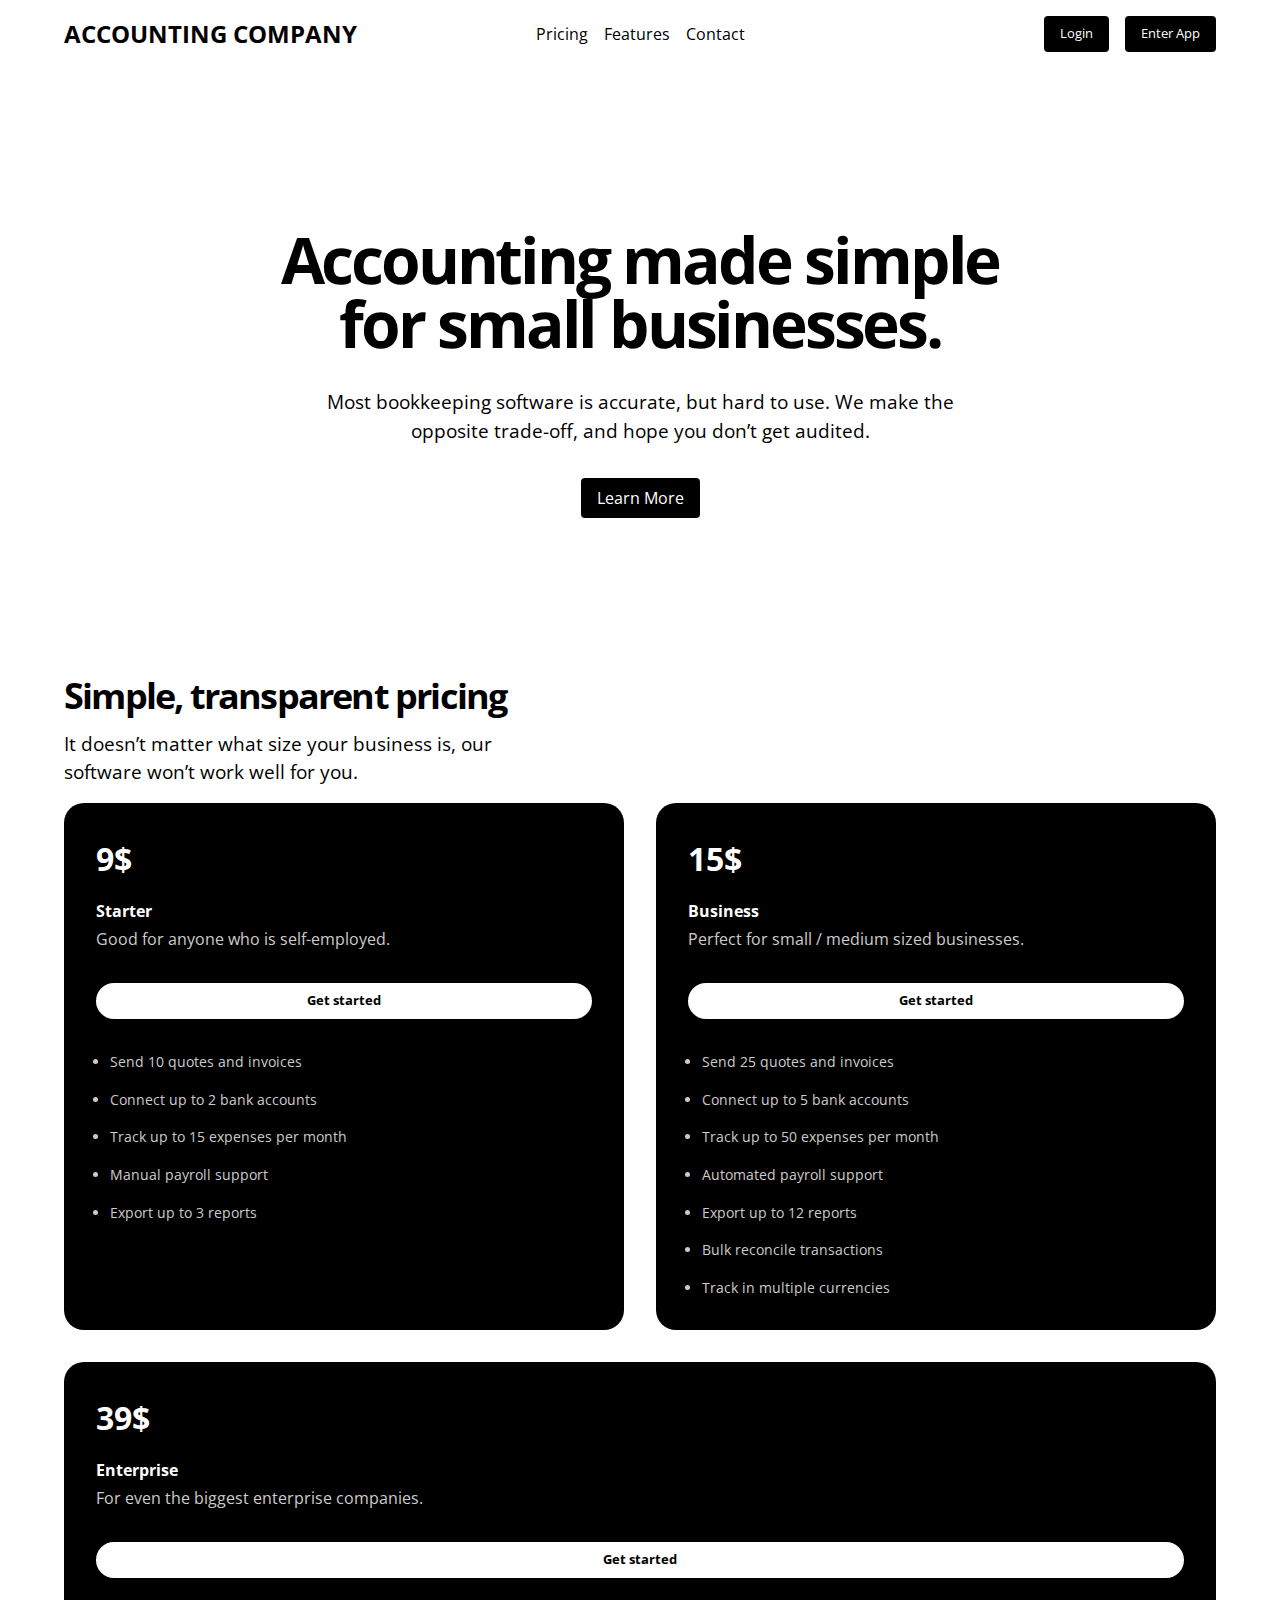
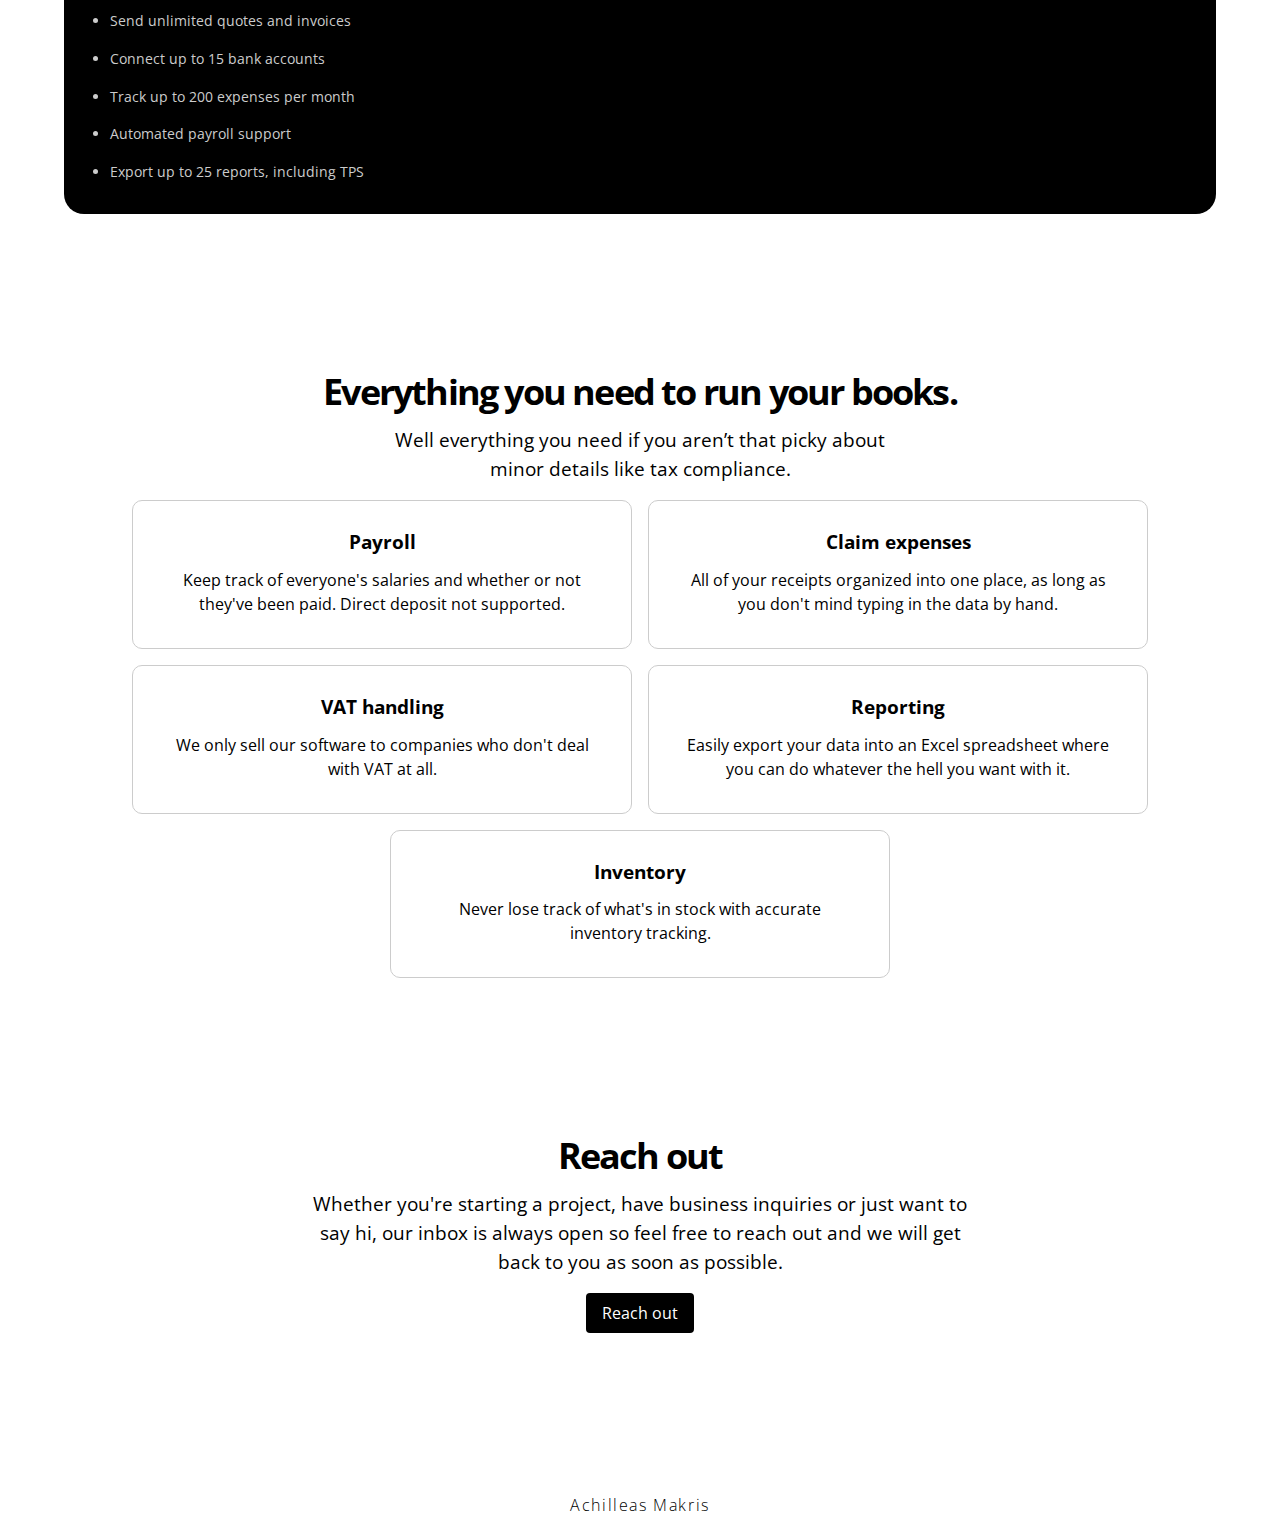
<file: accounting-company/index.html>
<!DOCTYPE html>
<html lang="en">

<head>
    <meta charset="UTF-8" />
    <meta name="viewport" content="width=device-width, initial-scale=1.0" />
    <link rel="preconnect" href="https://fonts.googleapis.com" />
    <link rel="preconnect" href="https://fonts.gstatic.com" crossorigin />
    <link href="https://fonts.googleapis.com/css2?family=Open+Sans:wght@300;400;700&display=swap" rel="stylesheet" />
    <link rel="stylesheet" href="style.css" />
    <title>Flexbox Project</title>
</head>

<body>
    <header class="header container">
        <h2 class="header__title">Accounting Company</h2>
        <nav class="header__menu">
            <a href="#pricing" class="header__link">Pricing</a>
            <a href="#features" class="header__link">Features</a>
            <a href="#contact" class="header__link">Contact</a>
        </nav>
        <div class="header__btn-container">
            <button class="btn">Login</button>
            <button class="btn">Enter App</button>
        </div>
        <button class="header__bars">
        <svg
          xmlns="http://www.w3.org/2000/svg"
          fill="none"
          viewBox="0 0 24 24"
          stroke-width="1.5"
          stroke="currentColor"
        >
          <path
            stroke-linecap="round"
            stroke-linejoin="round"
            d="M3.75 6.75h16.5M3.75 12h16.5m-16.5 5.25h16.5"
          />
        </svg>
      </button>
    </header>
    <section class="hero container">
        <h1 class="hero__title">Accounting made simple for small businesses.</h1>
        <p class="hero__description">
            Most bookkeeping software is accurate, but hard to use. We make the opposite trade-off, and hope you don’t get audited.
        </p>
        <a href="#pricing" class="btn hero__btn">Learn More</a>
    </section>
    <section id="pricing" class="pricing container">
        <h2 class="pricing__title">Simple, transparent pricing</h2>
        <p class="pricing__description">
            It doesn’t matter what size your business is, our software won’t work well for you.
        </p>
        <div class="pricing__container">
            <div class="pricing__box">
                <h3 class="pricing__price">9$</h3>
                <h4 class="pricing__plan">Starter</h4>
                <p class="pricing__plan-description">
                    Good for anyone who is self-employed.
                </p>
                <button class="pricing__btn">Get started</button>
                <ul class="pricing__features">
                    <li>Send 10 quotes and invoices</li>
                    <li>Connect up to 2 bank accounts</li>
                    <li>Track up to 15 expenses per month</li>
                    <li>Manual payroll support</li>
                    <li>Export up to 3 reports</li>
                </ul>
            </div>
            <div class="pricing__box">
                <h3 class="pricing__price">15$</h3>
                <h4 class="pricing__plan">Business</h4>
                <p class="pricing__plan-description">
                    Perfect for small / medium sized businesses.
                </p>
                <button class="pricing__btn">Get started</button>
                <ul class="pricing__features">
                    <li>Send 25 quotes and invoices</li>
                    <li>Connect up to 5 bank accounts</li>
                    <li>Track up to 50 expenses per month</li>
                    <li>Automated payroll support</li>
                    <li>Export up to 12 reports</li>
                    <li>Bulk reconcile transactions</li>
                    <li>Track in multiple currencies</li>
                </ul>
            </div>
            <div class="pricing__box">
                <h3 class="pricing__price">39$</h3>
                <h4 class="pricing__plan">Enterprise</h4>
                <p class="pricing__plan-description">
                    For even the biggest enterprise companies.
                </p>
                <button class="pricing__btn">Get started</button>
                <ul class="pricing__features">
                    <li>Send unlimited quotes and invoices</li>
                    <li>Connect up to 15 bank accounts</li>
                    <li>Track up to 200 expenses per month</li>
                    <li>Automated payroll support</li>
                    <li>Export up to 25 reports, including TPS</li>
                </ul>
            </div>
        </div>
    </section>
    <section id="features" class="features container">
        <h2 class="features__title">Everything you need to run your books.</h2>
        <p class="features__description">
            Well everything you need if you aren’t that picky about minor details like tax compliance.
        </p>
        <div class="features__container">
            <div class="features__box">
                <h3 class="features__box-title">Payroll</h3>
                <p class="features__box-description">
                    Keep track of everyone's salaries and whether or not they've been paid. Direct deposit not supported.
                </p>
            </div>
            <div class="features__box">
                <h3 class="features__box-title">Claim expenses</h3>
                <p class="features__box-description">
                    All of your receipts organized into one place, as long as you don't mind typing in the data by hand.
                </p>
            </div>
            <div class="features__box">
                <h3 class="features__box-title">VAT handling</h3>
                <p class="features__box-description">
                    We only sell our software to companies who don't deal with VAT at all.
                </p>
            </div>
            <div class="features__box">
                <h3 class="features__box-title">Reporting</h3>
                <p class="features__box-description">
                    Easily export your data into an Excel spreadsheet where you can do whatever the hell you want with it.
                </p>
            </div>
            <div class="features__box">
                <h3 class="features__box-title">Inventory</h3>
                <p class="features__box-description">
                    Never lose track of what's in stock with accurate inventory tracking.
                </p>
            </div>
        </div>
    </section>
    <section id="contact" class="contact container">
        <h2 class="contact__title">Reach out</h2>
        <p class="contact__description">
            Whether you're starting a project, have business inquiries or just want to say hi, our inbox is always open so feel free to reach out and we will get back to you as soon as possible.
        </p>
        <a href="mailto:lexlarisa@hotmail.com" target="_blank" rel="noopener noreferrer" class="btn contact__btn">Reach out</a
      >
    </section>
    <footer class="footer container">
      <h2 class="footer__title">Achilleas Makris</h2>
    </footer>
  </body>
</html>
</file>
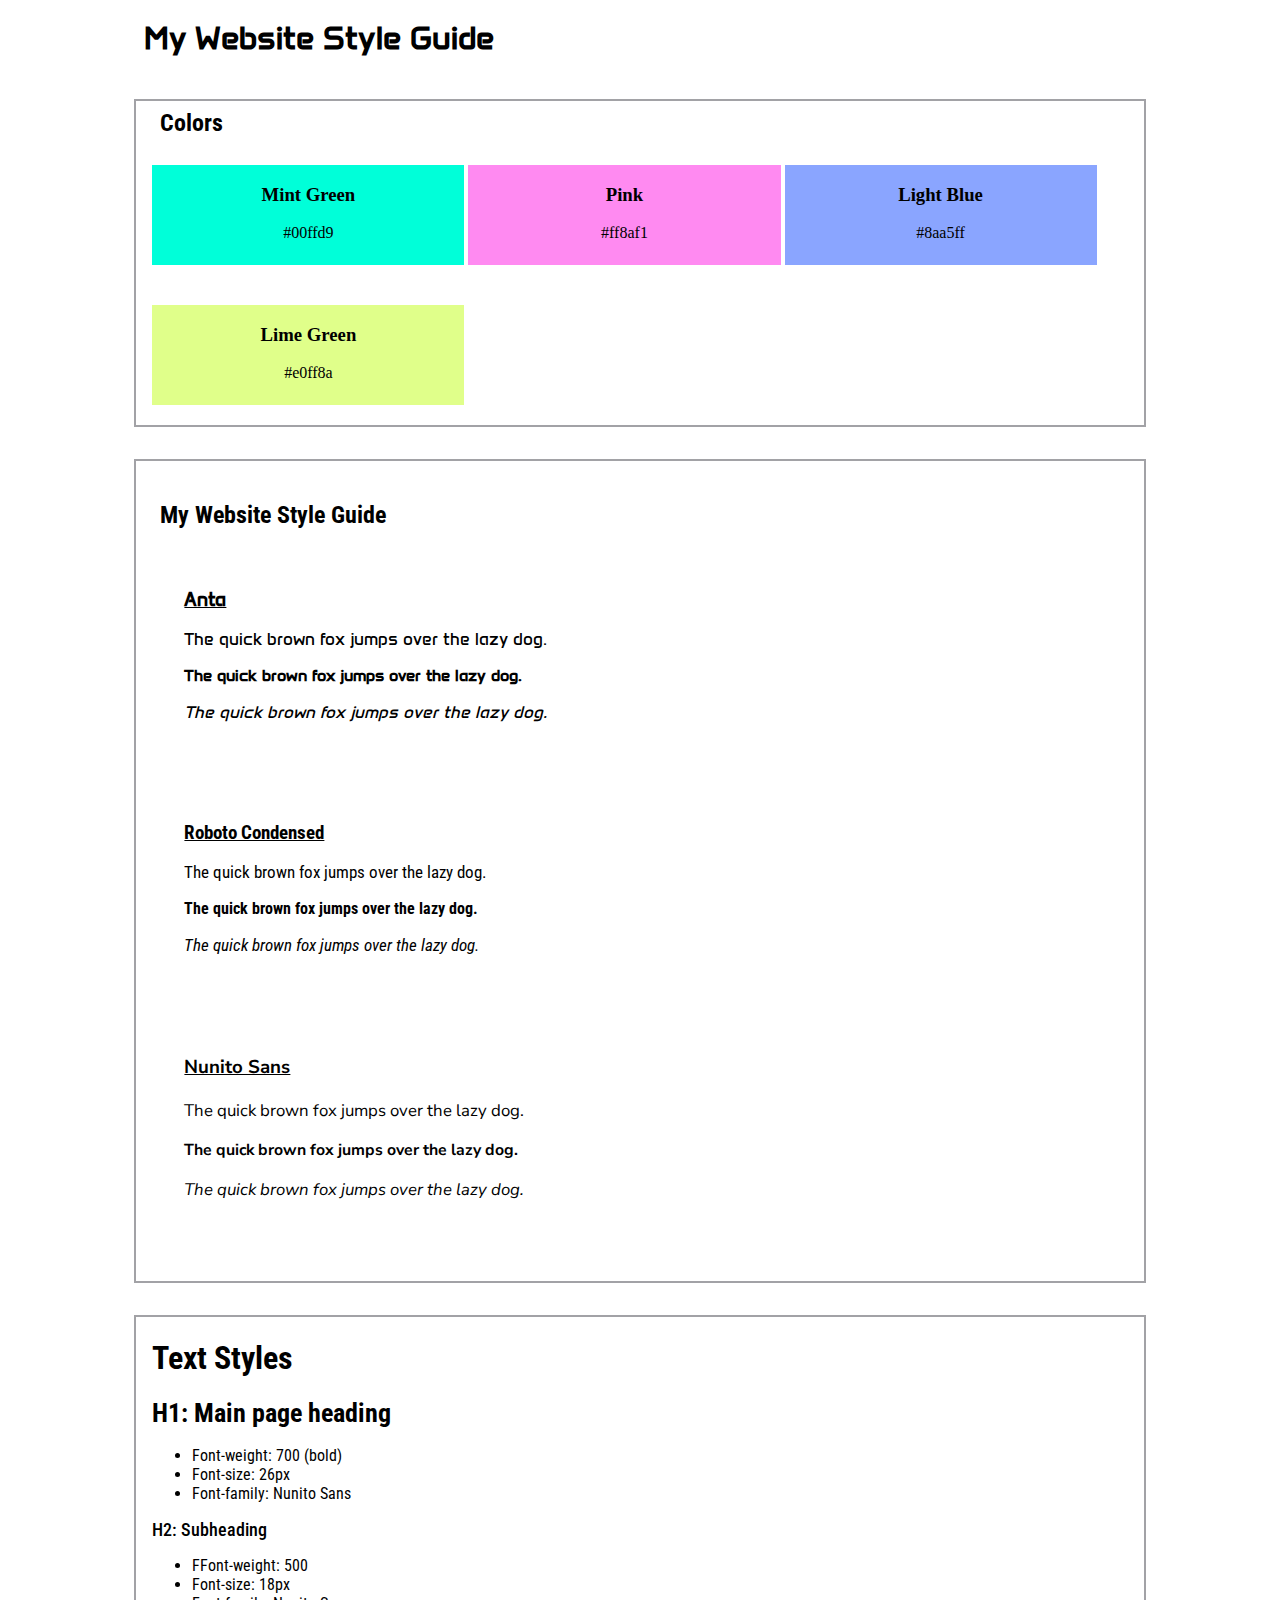
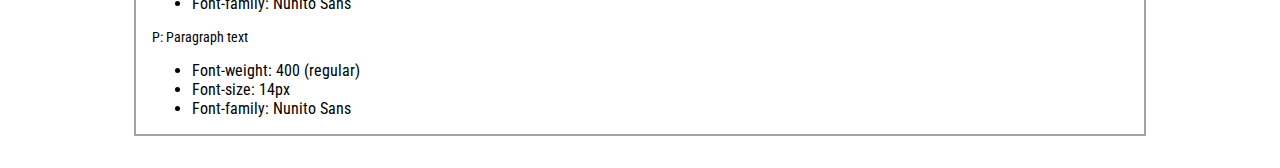
<file: styles-cheatsheet/index.html>
<!DOCTYPE html>
<html lang="en">

<head>
    <meta charset="UTF-8">
    <meta name="viewport" content="width=device-width, initial-scale=1.0">
    <link rel="preconnect" href="https://fonts.googleapis.com">
    <link rel="preconnect" href="https://fonts.gstatic.com" crossorigin>
    <link href="https://fonts.googleapis.com/css2?family=Anta&display=swap" rel="stylesheet">
    <link href="https://fonts.googleapis.com/css2?family=Nunito+Sans:ital,opsz,wght@0,6..12,200..1000;1,6..12,200..1000&display=swap" rel="stylesheet">
    <link href="https://fonts.googleapis.com/css2?family=Anta&family=Roboto+Condensed:ital,wght@0,100..900;1,100..900&display=swap" rel="stylesheet">
    <!-- css link -->
    <link rel="stylesheet" href="style.css">
    <title>Document</title>
</head>

<body>
    <!-- HEADER SECTION -->
    <header>
        <h1 class="header__title">My Website Style Guide</h1>
    </header>
    <!-- HERO SECTION -->
    <section class="colors container">
        <h2 class="colors__title">Colors</h2>
        <div class="colors__box-container">
            <div class="colors__box1">
                <h3 class="colors__box-title">Mint Green</h3>
                <p class="colors__box-description">#00ffd9</p>
            </div>
            <div class="colors__box2">
                <h3 class="colors__box-title">Pink</h3>
                <p class="colors__box-description">#ff8af1</p>
            </div>
            <div class="colors__box3">
                <h3 class="colors__box-title">Light Blue</h3>
                <p class="colors__box-description">#8aa5ff</p>
            </div>
            <div class="colors__box4">
                <h3 class="colors__box-title">Lime Green</h3>
                <p class="colors__box-description">#e0ff8a</p>
            </div>
        </div>
    </section>
    <!-- FONT SECTION -->
    <section class="fonts container">
        <h1 class="fonts__title">My Website Style Guide</h1>
        <div class="fonts__container1">
            <h3 class="fonts__container-title">Anta</h3>
            <p class="fonts__container-description1">The quick brown fox jumps over the lazy dog.</p>
            <p class="fonts__container-description2">The quick brown fox jumps over the lazy dog.</p>
            <p class="fonts__container-description3">The quick brown fox jumps over the lazy dog.</p>
        </div>
        <div class="fonts__container2">
            <h3 class="fonts__container-title">Roboto Condensed</h3>
            <p class="fonts__container-description1">The quick brown fox jumps over the lazy dog.</p>
            <p class="fonts__container-description2">The quick brown fox jumps over the lazy dog.</p>
            <p class="fonts__container-description3">The quick brown fox jumps over the lazy dog.</p>
        </div>
        <div class="fonts__container3">
            <h3 class="fonts__container-title">Nunito Sans</h3>
            <p class="fonts__container-description1">The quick brown fox jumps over the lazy dog.</p>
            <p class="fonts__container-description2">The quick brown fox jumps over the lazy dog.</p>
            <p class="fonts__container-description3">The quick brown fox jumps over the lazy dog.</p>
        </div>
    </section>
    <!-- Text Styles -->
    <section class="styles container">
        <h1 class="styles__title">Text Styles</h1>
        <h1 class="styles__h1-title">H1: Main page heading</h1>
        <ul class="styles__ul">
            <li class="styles__ul-li">Font-weight: 700 (bold)</li>
            <li class="styles__ul-li">Font-size: 26px</li>
            <li class="styles__ul-li">Font-family: Nunito Sans</li>
        </ul>
        <h2 class="styles__h2-title">H2: Subheading</h2>
        <ul class="styles__ul">
            <li class="styles__ul-li">FFont-weight: 500</li>
            <li class="styles__ul-li">Font-size: 18px</li>
            <li class="styles__ul-li">Font-family: Nunito Sans</li>
        </ul>
        <p class="styles__p-title">P: Paragraph text</p>
        <ul class="styles__ul">
            <li class="styles__ul-li">Font-weight: 400 (regular)</li>
            <li class="styles__ul-li">Font-size: 14px</li>
            <li class="styles__ul-li">Font-family: Nunito Sans</li>
        </ul>
    </section>
</body>

</html>
</file>
<file: accounting-company/style.css>
*,
*::before,
*::after {
    box-sizing: border-box;
}

* {
    margin: 0;
    padding: 0;
    line-height: 1.5;
}

body {
    font-family: 'Open Sans', sans-serif;
}

button {
    border: none;
    background: none;
    cursor: pointer;
    font-family: inherit;
}


/* HEADER */

.header {
    padding: 1rem 0;
    display: flex;
    /* justify-content: space-between; */
    align-items: center;
}

.header__title {
    flex: 1;
    font-size: 1.5rem;
    text-transform: uppercase;
}

.header__menu {
    flex: 1;
    display: flex;
    justify-content: center;
    gap: 1rem;
}

.header__link {
    text-decoration: none;
    color: #000;
}

.header__btn-container {
    flex: 1;
    display: flex;
    justify-content: flex-end;
    gap: 1rem;
}

.header__bars {
    display: none;
}

@media (max-width: 891px) {
    .header__title {
        font-size: 1.2rem;
    }
    .header__link {
        font-size: 0.8rem;
    }
    .header__btn {
        font-size: 0.8rem;
    }
}

@media (max-width: 713px) {
    .header {
        justify-content: space-between;
    }
    .header__title {
        flex: 0 1 auto;
    }
    .header__menu {
        display: none;
    }
    .header__btn-container {
        display: none;
    }
    .header__bars {
        display: block;
        width: 1.5rem;
        height: 1.5rem;
    }
}


/* HERO SECTION */

.hero {
    text-align: center;
    margin-top: 10rem;
}

.hero__title {
    font-size: 4rem;
    line-height: 1;
    letter-spacing: -0.05em;
    max-width: 20ch;
    margin-inline: auto;
}

.hero__description {
    font-size: 1.2rem;
    max-width: 60ch;
    margin: 2rem auto;
}

@media (max-width: 891px) {
    .hero__title {
        font-size: 3rem;
    }
    .hero__description {
        font-size: 1rem;
        margin: 1.5rem auto;
    }
}

@media (max-width: 713px) {
    .hero {
        margin-top: 5rem;
    }
    .hero__title {
        font-size: 2.5rem;
    }
    .hero__description {
        font-size: 0.9rem;
        margin: 1rem auto;
    }
    .hero__btn {
        font-size: 0.9rem;
    }
}

@media (max-width: 495px) {
    .hero__title {
        font-size: 2rem;
    }
}

@media (max-width: 396px) {
    .hero__title {
        font-size: 1.6rem;
    }
}


/* PRICING */

.pricing {
    margin-top: 10rem;
}

.pricing__title {
    font-size: 2.25rem;
    letter-spacing: -0.05em;
    line-height: 1;
}

.pricing__description {
    font-size: 1.2rem;
    max-width: 45ch;
    margin: 1rem 0;
}

.pricing__container {
    display: flex;
    justify-content: space-between;
    flex-wrap: wrap;
    gap: 2rem;
}

.pricing__box {
    flex: 1;
    min-width: 400px;
    background-color: #000;
    color: #fff;
    padding: 2rem;
    border-radius: 20px;
}

.pricing__price {
    font-size: 2rem;
}

.pricing__plan {
    margin: 1rem 0 0.25rem;
}

.pricing__plan-description {
    color: #ccc;
}

.pricing__btn {
    background-color: #fff;
    color: #000;
    width: 100%;
    padding: 0.5rem 1rem;
    border-radius: 1000000000px;
    margin: 2rem 0;
    font-weight: 700;
}

.pricing__features {
    padding-left: 1em;
    display: flex;
    flex-direction: column;
    gap: 1rem;
    font-size: 0.9rem;
    color: #ccc;
}

@media (max-width: 891px) {
    .pricing__title {
        font-size: 2rem;
    }
    .pricing__description {
        font-size: 1rem;
    }
    .pricing__price {
        font-size: 1.5rem;
    }
}

@media (max-width: 713px) {
    .pricing {
        margin-top: 5rem;
    }
    .pricing__title {
        font-size: 1.5rem;
    }
    .pricing__description {
        font-size: 0.9rem;
        margin: 0.5rem 0;
    }
    .pricing__plan-description {
        font-size: 0.9rem;
    }
}

@media (max-width: 495px) {
    .pricing__title {
        font-size: 1.3rem;
    }
    .pricing__box {
        min-width: 290px;
    }
}

@media (max-width: 396px) {
    .pricing__title {
        font-size: 1.1rem;
    }
}


/* FEATURES */

.features {
    margin-top: 10rem;
    text-align: center;
}

.features__title {
    font-size: 2.25rem;
    letter-spacing: -0.05em;
    line-height: 1;
}

.features__description {
    font-size: 1.2rem;
    max-width: 45ch;
    margin: 1rem auto;
}

.features__container {
    display: flex;
    justify-content: center;
    flex-wrap: wrap;
    gap: 1rem;
}

.features__box {
    width: 500px;
    border: 1px solid #ccc;
    padding: 2rem;
    border-radius: 10px;
}

.features__box-title {
    line-height: 1;
}

.features__box-description {
    margin-top: 1rem;
}

@media (max-width: 891px) {
    .features__title {
        font-size: 2rem;
    }
    .features__description {
        font-size: 1rem;
    }
}

@media (max-width: 713px) {
    .features {
        margin-top: 5rem;
    }
    .features__title {
        font-size: 1.5rem;
    }
    .features__description {
        font-size: 0.9rem;
        margin: 0.5rem auto;
    }
    .features__box-title {
        font-size: 1rem;
    }
    .features__box-description {
        font-size: 0.9rem;
        margin-top: 0.5rem;
    }
}

@media (max-width: 495px) {
    .features__title {
        font-size: 1.3rem;
    }
}

@media (max-width: 396px) {
    .pricing__title {
        font-size: 1.1rem;
    }
}


/* CONTACT */

.contact {
    margin-top: 10rem;
    text-align: center;
}

.contact__title {
    font-size: 2.25rem;
    letter-spacing: -0.05em;
    line-height: 1;
}

.contact__description {
    font-size: 1.2rem;
    max-width: 60ch;
    margin: 1rem auto;
}

@media (max-width: 891px) {
    .contact__title {
        font-size: 2rem;
    }
    .contact__description {
        font-size: 1rem;
    }
}

@media (max-width: 713px) {
    .contact {
        margin-top: 5rem;
    }
    .contact__title {
        font-size: 1.5rem;
    }
    .contact__description {
        font-size: 0.9rem;
        margin: 0.5rem auto;
    }
    .contact__btn {
        font-size: 0.9rem;
    }
}

@media (max-width: 495px) {
    .contact__title {
        font-size: 1.3rem;
    }
}

@media (max-width: 396px) {
    .contact__title {
        font-size: 1.1rem;
    }
}


/* FOOTER */

.footer {
    margin-top: 10rem;
    text-align: center;
}

.footer__title {
    font-size: 1rem;
    font-weight: 300;
    letter-spacing: 0.1em;
}


/* UTILITY CLASSES */

.btn {
    display: inline-block;
    text-decoration: none;
    background-color: #000;
    color: #fff;
    padding: 0.5rem 1rem;
    border-radius: 4px;
}

.container {
    width: 90%;
    margin-inline: auto;
}
</file>
<file: styles-cheatsheet/style.css>
*,
*::before,
*::after {
    box-sizing: border-box;
}


/* * {
    margin: 0;
    padding: 0;
    line-height: 1.5;
} */


/* HEADER SECTION */

.container {
    width: 80%;
    margin-inline: auto;
    border: 2px solid #a2a2a6;
    padding: 10px;
    margin: 10px auto;
}

.header__title {
    font-family: "Anta", sans-serif;
    width: 80%;
    margin-inline: auto;
    padding: 10px;
    margin: 5px auto;
}


/* COLOR SECTION */

.colors {
    margin: 2rem auto;
    padding: 0 1rem;
}

.colors__title {
    font-family: "Roboto Condensed", sans-serif;
    font-size: 1.5rem;
    margin: 0.5rem;
}

.colors__box1 {
    background-color: #00ffd9;
    display: inline-block;
    width: 32%;
    text-align: center;
    margin: 20px auto;
    min-height: 100px;
}

.colors__box2 {
    background-color: #ff8af1;
    display: inline-block;
    width: 32%;
    text-align: center;
    margin: 20px auto;
    min-height: 100px;
}

.colors__box3 {
    background-color: #8aa5ff;
    display: inline-block;
    width: 32%;
    text-align: center;
    margin: 20px auto;
    min-height: 100px;
}

.colors__box4 {
    background-color: #e0ff8a;
    display: inline-block;
    width: 32%;
    text-align: center;
    margin: 20px auto;
    min-height: 100px;
}


/* FONT SECTION */

.fonts {
    margin: 2rem auto;
    padding: 2rem 1rem;
}

.fonts__title {
    font-family: "Roboto Condensed", sans-serif;
    font-size: 1.5rem;
    margin: 0.5rem;
}

.fonts__container1 {
    font-family: "Anta", sans-serif;
    margin: 2rem;
    display: inline-block;
    width: 45%;
}

.fonts__container2 {
    font-family: "Roboto Condensed", sans-serif;
    margin: 2rem;
    display: inline-block;
    width: 45%;
}

.fonts__container3 {
    font-family: "Nunito Sans", sans-serif;
    margin: 2rem;
    display: inline-block;
    width: 45%;
}

.fonts__container-description1 {
    font-size: 1.05rem;
}

.fonts__container-description2 {
    font-weight: bold;
    font-size: 0.99rem;
}

.fonts__container-description3 {
    font-size: 1.05rem;
    font-style: italic;
}

.fonts__container-title {
    text-decoration: underline;
}


/*  STYLES SECTION */

.styles {
    margin: 2rem auto;
    padding: 0 1rem;
    font-family: "Roboto Condensed", sans-serif;
}

.styles__h1-title {
    Font-size: 26px;
    font-weight: 700;
}

.styles__h2-title {
    Font-size: 18px;
    font-weight: 500;
}

.styles__p-title {
    Font-weight: 400;
    Font-size: 14px;
}
</file>
